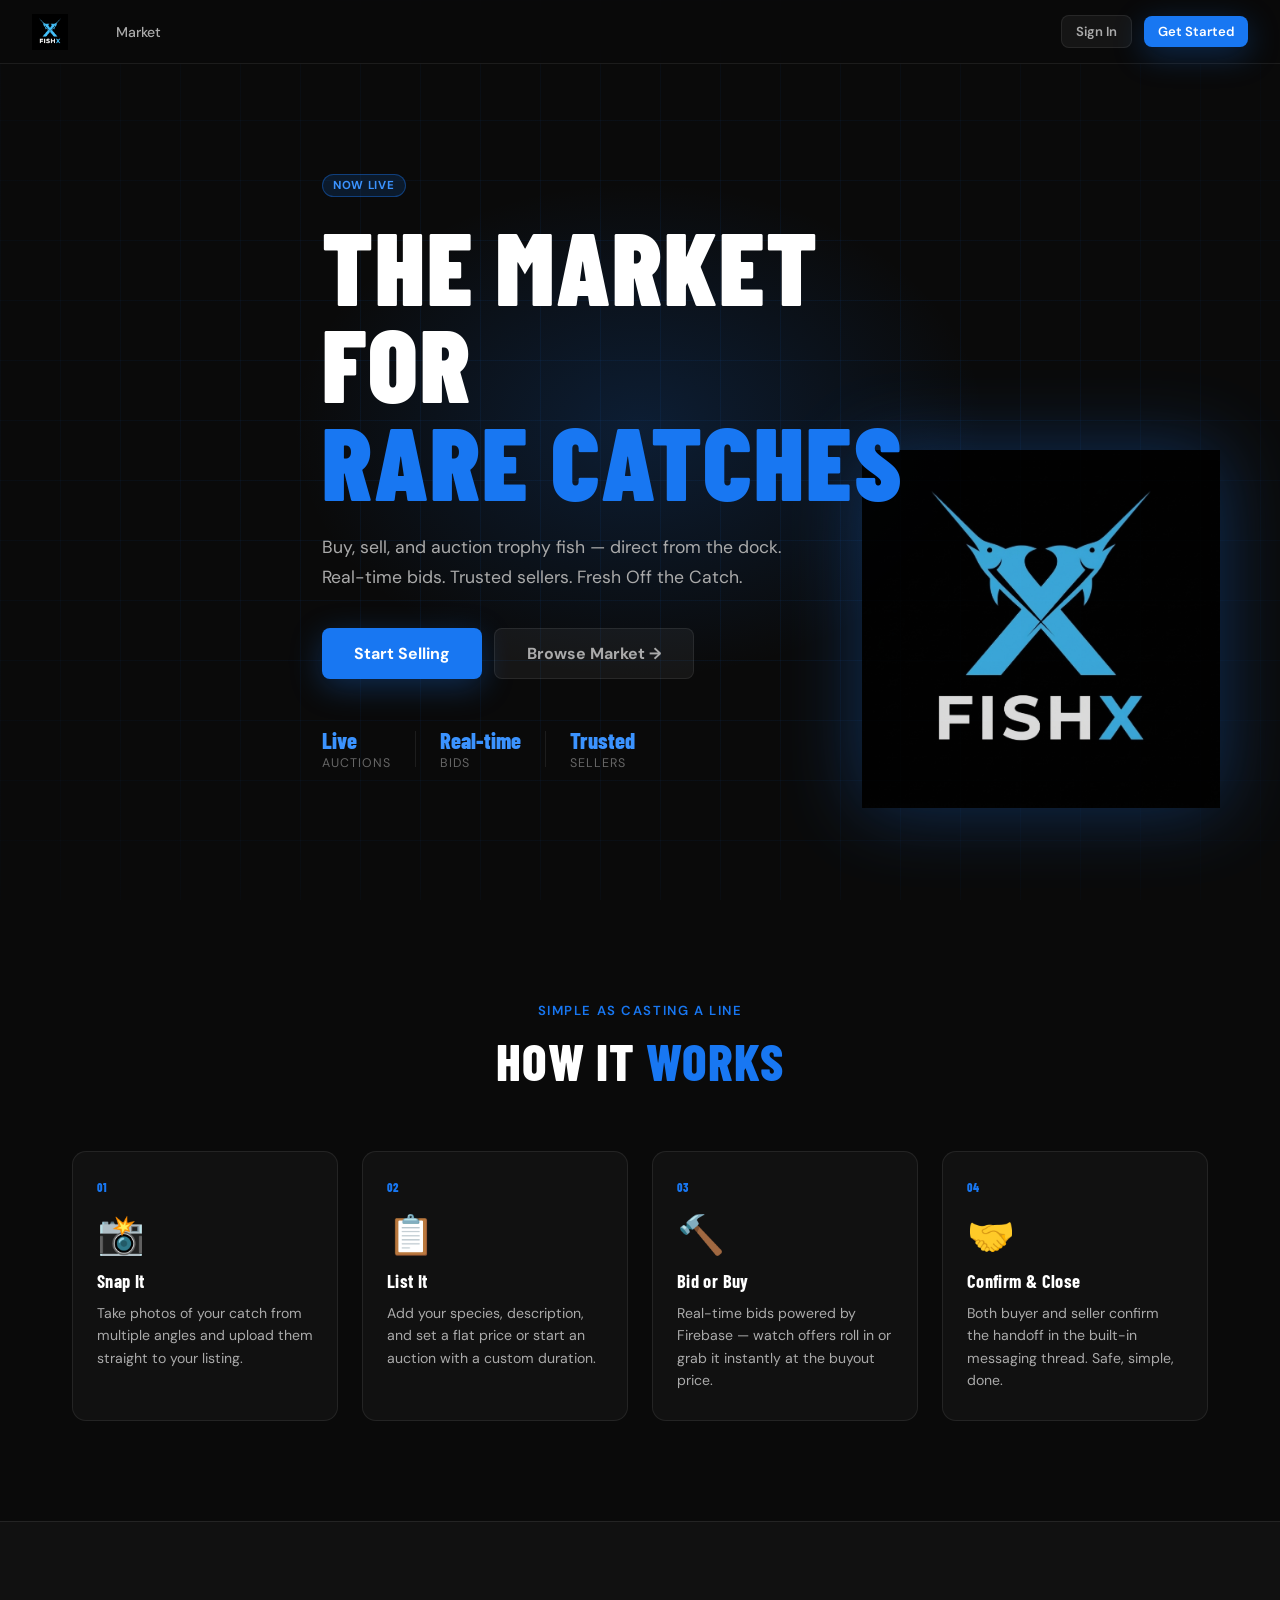
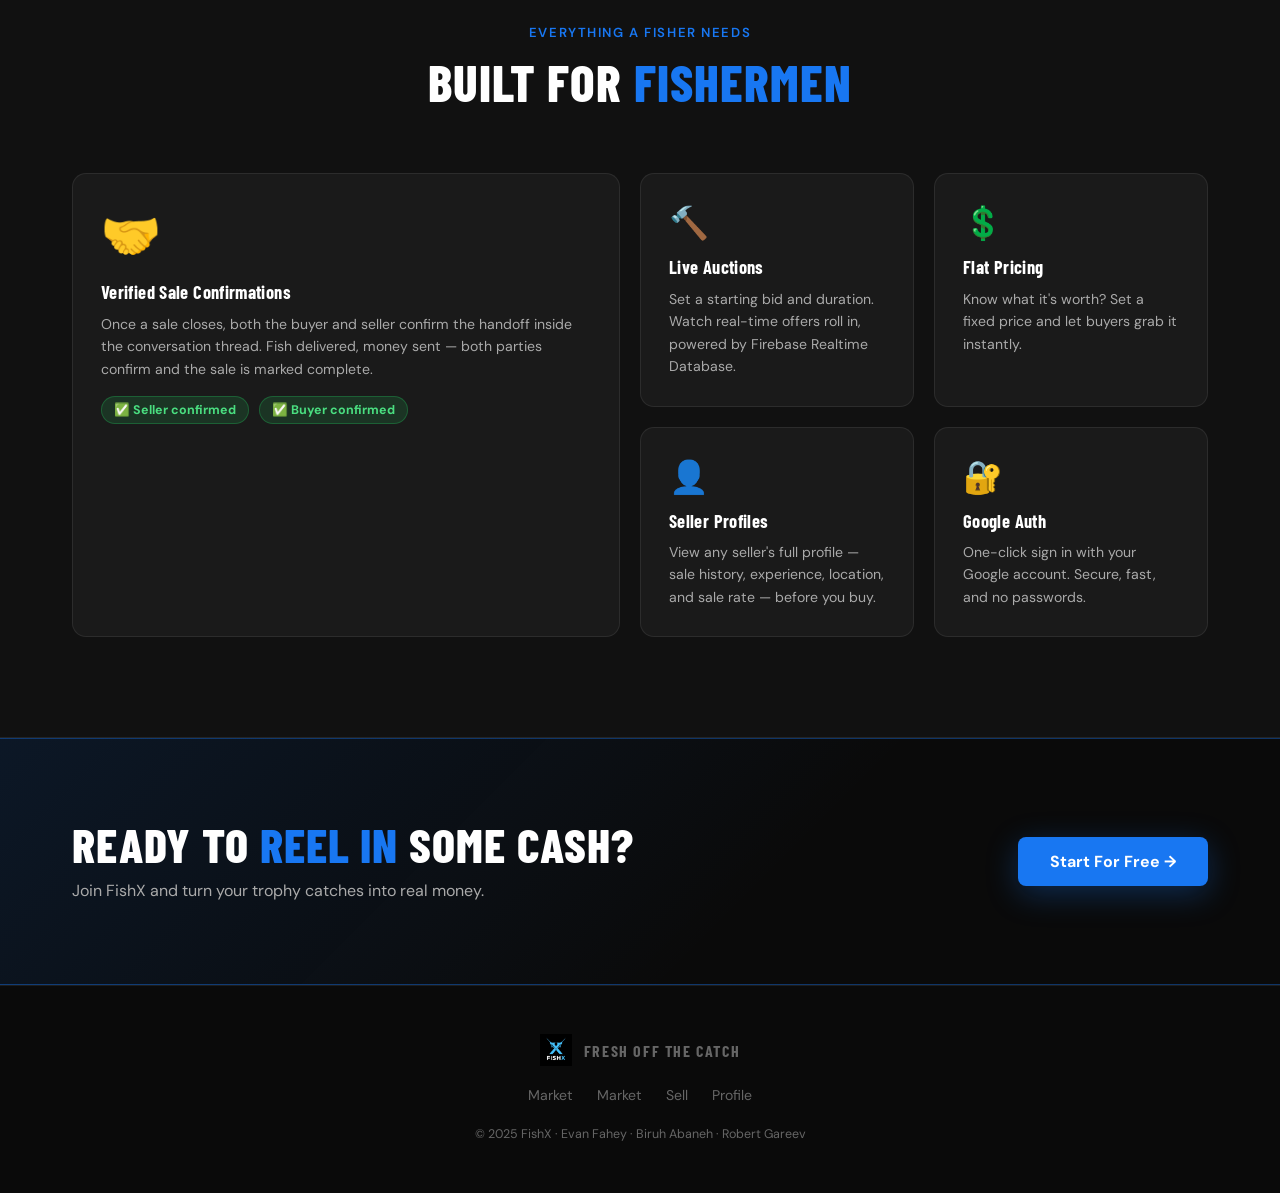
<file: index.html>
<!DOCTYPE html>
<html lang="en">
<head>
  <meta charset="UTF-8"/>
  <meta name="viewport" content="width=device-width,initial-scale=1.0"/>
  <title>FishX — Fresh Off the Catch</title>
  <link rel="stylesheet" href="css/global.css"/>
  <link rel="stylesheet" href="css/landing.css"/>
</head>
<body>

<!-- ═══ NAV ═══════════════════════════════════════════════════ -->
<nav class="topnav">
  <a class="nav-logo" href="index.html">
    <img src="assets/logo.png" alt="FishX logo"/>
  </a>
  <div class="nav-links">
    <a class="nav-link" href="market.html">Market</a>
  </div>
  <div class="nav-right">
    <a class="btn btn-ghost btn-sm" href="login.html">Sign In</a>
    <a class="btn btn-primary btn-sm" href="login.html">Get Started</a>
  </div>
</nav>

<!-- ═══ HERO ══════════════════════════════════════════════════ -->
<section class="hero">
  <div class="hero-bg">
    <div class="hero-grid"></div>
    <div class="hero-glow"></div>
  </div>
  <div class="container hero-content">
    <div class="hero-eyebrow">
      <span class="badge badge-blue">Now Live</span>
    </div>
    <h1 class="hero-title">
      THE MARKET FOR<br/>
      <span class="hero-title-blue">RARE CATCHES</span>
    </h1>
    <p class="hero-sub">
      Buy, sell, and auction trophy fish — direct from the dock.<br/>
      Real-time bids. Trusted sellers. Fresh Off the Catch.
    </p>
    <div class="hero-cta">
      <a class="btn btn-primary btn-lg" href="login.html">Start Selling</a>
      <a class="btn btn-ghost btn-lg" href="market.html">Browse Market →</a>
    </div>
    <div class="hero-stats">
      <div class="hero-stat">
        <span class="hero-stat-num">Live</span>
        <span class="hero-stat-label">Auctions</span>
      </div>
      <div class="hero-stat-div"></div>
      <div class="hero-stat">
        <span class="hero-stat-num">Real-time</span>
        <span class="hero-stat-label">Bids</span>
      </div>
      <div class="hero-stat-div"></div>
      <div class="hero-stat">
        <span class="hero-stat-num">Trusted</span>
        <span class="hero-stat-label">Sellers</span>
      </div>
    </div>
  </div>
  <!-- Hero logo display -->
  <div class="hero-logo-display">
    <img src="assets/logo.png" alt="FishX" class="hero-logo-img"/>
  </div>
</section>

<!-- ═══ HOW IT WORKS ══════════════════════════════════════════ -->
<section class="section" id="how">
  <div class="container">
    <div class="section-header">
      <p class="section-eyebrow">Simple as casting a line</p>
      <h2>HOW IT <span class="text-blue">WORKS</span></h2>
    </div>
    <div class="steps-grid">
      <div class="step-card">
        <div class="step-num">01</div>
        <div class="step-icon">📸</div>
        <h3>Snap It</h3>
        <p>Take photos of your catch from multiple angles and upload them straight to your listing.</p>
      </div>
      <div class="step-card">
        <div class="step-num">02</div>
        <div class="step-icon">📋</div>
        <h3>List It</h3>
        <p>Add your species, description, and set a flat price or start an auction with a custom duration.</p>
      </div>
      <div class="step-card">
        <div class="step-num">03</div>
        <div class="step-icon">🔨</div>
        <h3>Bid or Buy</h3>
        <p>Real-time bids powered by Firebase — watch offers roll in or grab it instantly at the buyout price.</p>
      </div>
      <div class="step-card">
        <div class="step-num">04</div>
        <div class="step-icon">🤝</div>
        <h3>Confirm &amp; Close</h3>
        <p>Both buyer and seller confirm the handoff in the built-in messaging thread. Safe, simple, done.</p>
      </div>
    </div>
  </div>
</section>

<!-- ═══ FEATURES ══════════════════════════════════════════════ -->
<section class="section section-dark" id="features">
  <div class="container">
    <div class="section-header">
      <p class="section-eyebrow">Everything a fisher needs</p>
      <h2>BUILT FOR <span class="text-blue">FISHERMEN</span></h2>
    </div>
    <div class="features-grid">
      <div class="feature-card feature-large">
        <div class="feature-icon-lg">🤝</div>
        <h3>Verified Sale Confirmations</h3>
        <p>Once a sale closes, both the buyer and seller confirm the handoff inside the conversation thread. Fish delivered, money sent — both parties confirm and the sale is marked complete.</p>
        <div style="display:flex;gap:10px;margin-top:16px;flex-wrap:wrap;">
          <span style="background:rgba(34,197,94,0.15);border:1px solid rgba(34,197,94,0.3);color:#4ade80;padding:5px 12px;border-radius:20px;font-size:0.78rem;font-weight:700;">✅ Seller confirmed</span>
          <span style="background:rgba(34,197,94,0.15);border:1px solid rgba(34,197,94,0.3);color:#4ade80;padding:5px 12px;border-radius:20px;font-size:0.78rem;font-weight:700;">✅ Buyer confirmed</span>
        </div>
      </div>
      <div class="feature-card">
        <div class="feature-icon">🔨</div>
        <h3>Live Auctions</h3>
        <p>Set a starting bid and duration. Watch real-time offers roll in, powered by Firebase Realtime Database.</p>
      </div>
      <div class="feature-card">
        <div class="feature-icon">💲</div>
        <h3>Flat Pricing</h3>
        <p>Know what it's worth? Set a fixed price and let buyers grab it instantly.</p>
      </div>
      <div class="feature-card">
        <div class="feature-icon">👤</div>
        <h3>Seller Profiles</h3>
        <p>View any seller's full profile — sale history, experience, location, and sale rate — before you buy.</p>
      </div>
      <div class="feature-card">
        <div class="feature-icon">🔐</div>
        <h3>Google Auth</h3>
        <p>One-click sign in with your Google account. Secure, fast, and no passwords.</p>
      </div>
    </div>
  </div>
</section>

<!-- ═══ CTA BANNER ════════════════════════════════════════════ -->
<section class="cta-banner">
  <div class="container cta-content">
    <div>
      <h2>READY TO <span class="text-blue">REEL IN</span> SOME CASH?</h2>
      <p class="text-muted">Join FishX and turn your trophy catches into real money.</p>
    </div>
    <a class="btn btn-primary btn-lg" href="login.html">Start For Free →</a>
  </div>
</section>

<!-- ═══ FOOTER ════════════════════════════════════════════════ -->
<footer class="footer">
  <div class="container footer-inner">
    <div class="footer-brand">
      <img src="assets/logo.png" alt="FishX" style="height:32px;"/>
      <span class="footer-tagline">Fresh Off the Catch</span>
    </div>
    <div class="footer-links">
      <a href="market.html">Market</a>
      <a href="market.html">Market</a>
      <a href="sell.html">Sell</a>
      <a href="profile.html">Profile</a>
    </div>
    <p class="footer-copy">© 2025 FishX · Evan Fahey · Biruh Abaneh · Robert Gareev</p>
  </div>
</footer>

<div id="toastContainer"></div>
</body>
</html>
</file>
<file: css/global.css>
/* ═══════════════════════════════════════════════════════════════
   global.css — FishX Shared Styles
   Theme: Bold blue (#1877F2 logo blue) + pure black/white
   Font: Barlow Condensed (display) + DM Sans (body)
   ═══════════════════════════════════════════════════════════════ */

@import url('https://fonts.googleapis.com/css2?family=Barlow+Condensed:wght@400;600;700;800;900&family=DM+Sans:ital,opsz,wght@0,9..40,300;0,9..40,400;0,9..40,500;0,9..40,600;1,9..40,400&display=swap');

/* ── Tokens ─────────────────────────────────────────────────── */
:root {
  --blue:       #1877F2;
  --blue-light: #3B93FF;
  --blue-dark:  #0F55C4;
  --blue-dim:   rgba(24, 119, 242, 0.15);
  --blue-glow:  rgba(24, 119, 242, 0.35);

  --black:      #0A0A0A;
  --gray-900:   #111111;
  --gray-800:   #1A1A1A;
  --gray-700:   #242424;
  --gray-600:   #333333;
  --gray-400:   #666666;
  --gray-200:   #AAAAAA;
  --gray-100:   #DDDDDD;
  --white:      #FFFFFF;

  --green:      #22C55E;
  --red:        #EF4444;
  --gold:       #F59E0B;
  --orange:     #F97316;

  --bg:         var(--black);
  --surface:    var(--gray-900);
  --surface2:   var(--gray-800);
  --border:     rgba(255,255,255,0.08);
  --border-blue: rgba(24, 119, 242, 0.4);
  --text:       var(--white);
  --text-muted: var(--gray-200);
  --text-dim:   var(--gray-400);

  --font-display: 'Barlow Condensed', sans-serif;
  --font-body:    'DM Sans', sans-serif;

  --r-sm:  4px;
  --r-md:  8px;
  --r-lg:  14px;
  --r-xl:  20px;
  --r-2xl: 32px;
  --r-full: 9999px;

  --shadow-blue: 0 8px 32px rgba(24, 119, 242, 0.3);
  --shadow-dark: 0 8px 32px rgba(0,0,0,0.6);
  --shadow-card: 0 2px 12px rgba(0,0,0,0.5);

  --nav-h: 64px;
  --ease: cubic-bezier(0.4, 0, 0.2, 1);
  --bounce: cubic-bezier(0.34, 1.56, 0.64, 1);
}

/* ── Reset ──────────────────────────────────────────────────── */
*, *::before, *::after { box-sizing: border-box; margin: 0; padding: 0; }
html { font-size: 16px; scroll-behavior: smooth; }
body {
  font-family: var(--font-body);
  background: var(--bg);
  color: var(--text);
  min-height: 100vh;
  -webkit-font-smoothing: antialiased;
  overflow-x: hidden;
}
img { display: block; max-width: 100%; }
a { color: inherit; text-decoration: none; }
button, input, textarea, select { font-family: var(--font-body); outline: none; border: none; background: none; }
button { cursor: pointer; }
ul { list-style: none; }
::-webkit-scrollbar { width: 5px; }
::-webkit-scrollbar-track { background: var(--gray-900); }
::-webkit-scrollbar-thumb { background: var(--gray-600); border-radius: 99px; }

/* ── Typography ─────────────────────────────────────────────── */
h1,h2,h3,h4 { font-family: var(--font-display); letter-spacing: 0.02em; line-height: 1.05; }
h1 { font-size: clamp(2.8rem, 7vw, 6rem); font-weight: 900; }
h2 { font-size: clamp(1.8rem, 4vw, 3rem); font-weight: 800; }
h3 { font-size: 1.4rem; font-weight: 700; }
h4 { font-size: 1.1rem; font-weight: 700; }
p  { line-height: 1.65; }

.text-blue  { color: var(--blue); }
.text-muted { color: var(--text-muted); }
.text-dim   { color: var(--text-dim); }
.text-green { color: var(--green); }
.text-gold  { color: var(--gold); }
.text-red   { color: var(--red); }
.mono { font-family: 'Courier New', monospace; }

/* ── Navigation ─────────────────────────────────────────────── */
.topnav {
  position: fixed;
  top: 0; left: 0; right: 0;
  height: var(--nav-h);
  z-index: 100;
  background: rgba(10,10,10,0.92);
  backdrop-filter: blur(20px);
  border-bottom: 1px solid var(--border);
  display: flex;
  align-items: center;
  padding: 0 32px;
  gap: 32px;
}

.nav-logo {
  display: flex;
  align-items: center;
  gap: 10px;
  text-decoration: none;
  flex-shrink: 0;
}
.nav-logo img { height: 36px; width: auto; }
.nav-logo-text {
  font-family: var(--font-display);
  font-size: 1.6rem;
  font-weight: 900;
  letter-spacing: 0.05em;
  color: var(--white);
}
.nav-logo-text span { color: var(--blue); }

.nav-links {
  display: flex;
  align-items: center;
  gap: 4px;
  flex: 1;
}

.nav-link {
  padding: 7px 16px;
  border-radius: var(--r-full);
  font-size: 0.88rem;
  font-weight: 500;
  color: var(--text-muted);
  transition: all 0.18s var(--ease);
  white-space: nowrap;
}
.nav-link:hover { color: var(--white); background: rgba(255,255,255,0.06); }
.nav-link.active {
  color: var(--blue-light);
  background: var(--blue-dim);
  border: 1px solid var(--border-blue);
}

.nav-right {
  display: flex;
  align-items: center;
  gap: 12px;
  margin-left: auto;
  flex-shrink: 0;
}

.nav-avatar {
  width: 34px; height: 34px;
  border-radius: 50%;
  object-fit: cover;
  border: 2px solid var(--border-blue);
  cursor: pointer;
}

.nav-username {
  font-size: 0.875rem;
  font-weight: 500;
  color: var(--text-muted);
}

/* ── Page wrapper ───────────────────────────────────────────── */
.page-wrap {
  padding-top: calc(var(--nav-h) + 32px);
  padding-bottom: 80px;
  min-height: 100vh;
}
.container {
  max-width: 1200px;
  margin: 0 auto;
  padding: 0 32px;
}
.container-sm {
  max-width: 760px;
  margin: 0 auto;
  padding: 0 32px;
}

/* ── Buttons ────────────────────────────────────────────────── */
.btn {
  display: inline-flex;
  align-items: center;
  justify-content: center;
  gap: 8px;
  padding: 11px 24px;
  border-radius: var(--r-md);
  font-size: 0.92rem;
  font-weight: 600;
  transition: all 0.18s var(--ease);
  white-space: nowrap;
}
.btn:active { transform: scale(0.97); }

.btn-primary {
  background: var(--blue);
  color: var(--white);
  box-shadow: var(--shadow-blue);
}
.btn-primary:hover { background: var(--blue-light); box-shadow: 0 8px 40px rgba(24,119,242,0.5); transform: translateY(-1px); }

.btn-outline {
  border: 1.5px solid var(--border-blue);
  color: var(--blue-light);
  background: var(--blue-dim);
}
.btn-outline:hover { background: rgba(24,119,242,0.2); border-color: var(--blue); }

.btn-ghost {
  color: var(--text-muted);
  background: rgba(255,255,255,0.05);
  border: 1px solid var(--border);
}
.btn-ghost:hover { color: var(--white); background: rgba(255,255,255,0.1); }

.btn-danger {
  background: var(--red);
  color: var(--white);
}
.btn-danger:hover { opacity: 0.85; }

.btn-lg { padding: 14px 32px; font-size: 1rem; font-weight: 700; }
.btn-sm { padding: 7px 14px; font-size: 0.82rem; }
.btn-block { width: 100%; }

.btn-google {
  background: var(--white);
  color: #333;
  border: 1px solid #ddd;
  padding: 13px 28px;
  font-size: 0.95rem;
  font-weight: 600;
  border-radius: var(--r-md);
  display: flex;
  align-items: center;
  justify-content: center;
  gap: 12px;
  width: 100%;
  transition: all 0.18s;
}
.btn-google:hover { box-shadow: 0 6px 24px rgba(0,0,0,0.4); transform: translateY(-1px); }

/* ── Cards ──────────────────────────────────────────────────── */
.card {
  background: var(--surface);
  border: 1px solid var(--border);
  border-radius: var(--r-lg);
  overflow: hidden;
  transition: transform 0.22s var(--ease), border-color 0.22s, box-shadow 0.22s;
}
.card:hover {
  border-color: var(--border-blue);
  transform: translateY(-3px);
  box-shadow: var(--shadow-blue);
}
.card-body { padding: 16px; }

/* ── Forms ──────────────────────────────────────────────────── */
.form-group { margin-bottom: 18px; }
.form-label {
  display: block;
  font-size: 0.78rem;
  font-weight: 700;
  letter-spacing: 0.08em;
  text-transform: uppercase;
  color: var(--text-dim);
  margin-bottom: 7px;
}
.form-input {
  width: 100%;
  padding: 11px 14px;
  background: var(--gray-800);
  border: 1.5px solid var(--border);
  border-radius: var(--r-md);
  color: var(--white);
  font-size: 0.95rem;
  transition: border-color 0.15s, box-shadow 0.15s;
  resize: vertical;
}
.form-input::placeholder { color: var(--gray-400); }
.form-input:focus { border-color: var(--blue); box-shadow: 0 0 0 3px rgba(24,119,242,0.18); }
select.form-input { cursor: pointer; }

/* ── Badges ─────────────────────────────────────────────────── */
.badge {
  display: inline-flex;
  align-items: center;
  padding: 3px 10px;
  border-radius: var(--r-full);
  font-size: 0.72rem;
  font-weight: 700;
  letter-spacing: 0.06em;
  text-transform: uppercase;
}
.badge-blue   { background: var(--blue-dim); color: var(--blue-light); border: 1px solid var(--border-blue); }
.badge-green  { background: rgba(34,197,94,0.12); color: var(--green); border: 1px solid rgba(34,197,94,0.3); }
.badge-gold   { background: rgba(245,158,11,0.12); color: var(--gold); border: 1px solid rgba(245,158,11,0.3); }
.badge-red    { background: rgba(239,68,68,0.12); color: var(--red); border: 1px solid rgba(239,68,68,0.3); }
.badge-gray   { background: rgba(255,255,255,0.06); color: var(--text-muted); border: 1px solid var(--border); }

/* ── Grade badges ───────────────────────────────────────────── */
.grade { font-family: var(--font-display); font-weight: 800; font-size: 1rem; padding: 3px 12px; border-radius: var(--r-sm); }
.grade-S { background: linear-gradient(135deg,#F59E0B,#EF4444); color: #fff; }
.grade-A { background: linear-gradient(135deg,#1877F2,#3B93FF); color: #fff; }
.grade-B { background: linear-gradient(135deg,#22C55E,#16A34A); color: #fff; }
.grade-C { background: rgba(255,255,255,0.1); color: var(--text-muted); border: 1px solid var(--border); }

/* ── Divider ────────────────────────────────────────────────── */
.divider {
  height: 1px;
  background: var(--border);
  margin: 24px 0;
}
.divider-text {
  display: flex;
  align-items: center;
  gap: 12px;
  color: var(--text-dim);
  font-size: 0.8rem;
  margin: 20px 0;
}
.divider-text::before, .divider-text::after {
  content: '';
  flex: 1;
  height: 1px;
  background: var(--border);
}

/* ── Toast ──────────────────────────────────────────────────── */
#toastContainer {
  position: fixed;
  bottom: 28px;
  right: 28px;
  z-index: 9999;
  display: flex;
  flex-direction: column;
  gap: 8px;
  pointer-events: none;
}
.toast {
  padding: 12px 18px;
  border-radius: var(--r-md);
  font-size: 0.88rem;
  font-weight: 500;
  backdrop-filter: blur(12px);
  border: 1px solid var(--border);
  box-shadow: var(--shadow-dark);
  animation: toastIn 0.3s var(--bounce) both;
  max-width: 300px;
}
.toast-success { background: rgba(34,197,94,0.15); border-color: rgba(34,197,94,0.3); color: var(--green); }
.toast-error   { background: rgba(239,68,68,0.15); border-color: rgba(239,68,68,0.3); color: var(--red); }
.toast-info    { background: rgba(24,119,242,0.15); border-color: var(--border-blue); color: var(--blue-light); }

/* ── Spinner ────────────────────────────────────────────────── */
.spinner {
  width: 28px; height: 28px;
  border: 3px solid rgba(24,119,242,0.2);
  border-top-color: var(--blue);
  border-radius: 50%;
  animation: spin 0.75s linear infinite;
}
.spinner-sm { width: 18px; height: 18px; border-width: 2px; }

/* ── Fish card ──────────────────────────────────────────────── */
.fish-card { background: var(--surface); border: 1px solid var(--border); border-radius: var(--r-lg); overflow: hidden; transition: transform 0.22s var(--ease), box-shadow 0.22s, border-color 0.22s; animation: riseUp 0.4s var(--bounce) both; }
.fish-card:hover { transform: translateY(-4px); box-shadow: var(--shadow-blue); border-color: var(--border-blue); }
.fish-card-img {
  width: 100%;
  aspect-ratio: 4/3;
  object-fit: cover;
  background: var(--gray-800);
  display: flex; align-items: center; justify-content: center;
  font-size: 4rem;
}
.fish-card-body { padding: 14px; }
.fish-card-title { font-family: var(--font-display); font-size: 1.05rem; font-weight: 700; margin-bottom: 6px; letter-spacing: 0.02em; }
.fish-card-meta { display: flex; align-items: center; gap: 8px; margin-bottom: 10px; }
.fish-card-avatar { width: 20px; height: 20px; border-radius: 50%; object-fit: cover; border: 1px solid var(--border); }
.fish-card-user { font-size: 0.78rem; color: var(--text-dim); }
.fish-card-footer { display: flex; align-items: center; justify-content: space-between; margin-top: 10px; }
.price-tag { font-family: var(--font-display); font-size: 1.25rem; font-weight: 800; color: var(--green); letter-spacing: 0.02em; }
.price-label { font-size: 0.68rem; text-transform: uppercase; letter-spacing: 0.08em; color: var(--text-dim); margin-bottom: 2px; }

/* ── Modal ──────────────────────────────────────────────────── */
.modal-overlay {
  position: fixed; inset: 0; z-index: 500;
  background: rgba(0,0,0,0.75);
  backdrop-filter: blur(4px);
  display: flex; align-items: center; justify-content: center;
  padding: 20px;
  animation: fadeIn 0.2s;
}
.modal-overlay.hidden { display: none; }
.modal-box {
  background: var(--gray-900);
  border: 1px solid var(--border);
  border-radius: var(--r-xl);
  padding: 32px;
  width: 100%;
  max-width: 460px;
  box-shadow: var(--shadow-dark);
  animation: riseUp 0.3s var(--bounce);
}
.modal-title { font-family: var(--font-display); font-size: 1.6rem; font-weight: 800; margin-bottom: 6px; }
.modal-sub { color: var(--text-dim); font-size: 0.88rem; margin-bottom: 20px; }

/* ── Page header ────────────────────────────────────────────── */
.page-header { margin-bottom: 36px; }
.page-header h2 { margin-bottom: 6px; }
.page-header p  { color: var(--text-muted); font-size: 0.95rem; }

/* ── Grid helpers ───────────────────────────────────────────── */
.grid-3 { display: grid; grid-template-columns: repeat(auto-fill, minmax(300px, 1fr)); gap: 20px; }
.grid-4 { display: grid; grid-template-columns: repeat(auto-fill, minmax(250px, 1fr)); gap: 18px; }
.flex   { display: flex; }
.flex-center { display: flex; align-items: center; justify-content: center; }
.gap-2  { gap: 8px; }
.gap-3  { gap: 12px; }
.gap-4  { gap: 16px; }
.hidden { display: none !important; }
.mt-2   { margin-top: 8px; }
.mt-4   { margin-top: 16px; }
.mb-4   { margin-bottom: 16px; }

/* ── Empty state ────────────────────────────────────────────── */
.empty-state {
  grid-column: 1/-1;
  text-align: center;
  padding: 80px 20px;
  color: var(--text-dim);
}
.empty-state-icon { font-size: 4rem; margin-bottom: 16px; display: block; }
.empty-state p { font-size: 0.95rem; }

/* ── Keyframes ──────────────────────────────────────────────── */
@keyframes riseUp   { from { opacity:0; transform: translateY(20px) scale(0.98); } to { opacity:1; transform: none; } }
@keyframes fadeIn   { from { opacity:0; } to { opacity:1; } }
@keyframes spin     { to { transform: rotate(360deg); } }
@keyframes toastIn  { from { opacity:0; transform: translateX(40px); } to { opacity:1; transform: none; } }
@keyframes toastOut { from { opacity:1; } to { opacity:0; transform: translateX(40px); } }
@keyframes pulse    { 0%,100% { opacity:1; } 50% { opacity:0.5; } }

/* ── Responsive ─────────────────────────────────────────────── */
@media (max-width: 768px) {
  .container, .container-sm { padding: 0 16px; }
  .topnav { padding: 0 16px; gap: 16px; }
  .nav-links { display: none; }
  .grid-3, .grid-4 { grid-template-columns: 1fr 1fr; gap: 12px; }
}
@media (max-width: 480px) {
  .grid-3, .grid-4 { grid-template-columns: 1fr; }
}



/* Hero logo display gets blue tint */
.hero-logo-img {
  filter: drop-shadow(0 0 40px rgba(24,119,242,0.8)) brightness(1.1);
}

/* ── Fish card image — real photo support ─────────────────── */
.fish-card-img {
  width: 100%;
  aspect-ratio: 4/3;
  background: var(--gray-800);
  overflow: hidden;
  position: relative;
}
.fish-card-img img {
  width: 100%; height: 100%;
  object-fit: cover;
  display: block;
}

/* ── Location pill on cards ───────────────────────────────── */
.fish-card-location {
  font-size: 0.68rem;
  color: var(--blue-light);
  background: var(--blue-dim);
  padding: 2px 7px;
  border-radius: var(--r-full);
  border: 1px solid var(--border-blue);
  white-space: nowrap;
  overflow: hidden;
  text-overflow: ellipsis;
  max-width: 90px;
}
</file>
<file: css/landing.css>
/* ═══════════════════════════════════════════════════════════════
   landing.css — index.html styles
   ═══════════════════════════════════════════════════════════════ */

/* ── Hero ───────────────────────────────────────────────────── */
.hero {
  min-height: 100vh;
  display: flex;
  align-items: center;
  position: relative;
  overflow: hidden;
  padding: var(--nav-h) 0 0;
}

.hero-bg {
  position: absolute;
  inset: 0;
  z-index: 0;
}

.hero-grid {
  position: absolute;
  inset: 0;
  background-image:
    linear-gradient(rgba(24,119,242,0.07) 1px, transparent 1px),
    linear-gradient(90deg, rgba(24,119,242,0.07) 1px, transparent 1px);
  background-size: 60px 60px;
  mask-image: radial-gradient(ellipse 80% 80% at 50% 50%, black 30%, transparent 100%);
}

.hero-glow {
  position: absolute;
  top: 20%;
  left: 50%;
  transform: translateX(-50%);
  width: 700px;
  height: 500px;
  background: radial-gradient(ellipse, rgba(24,119,242,0.18) 0%, transparent 70%);
  pointer-events: none;
}

.hero-content {
  position: relative;
  z-index: 2;
  padding-top: 60px;
  padding-bottom: 80px;
  max-width: 700px;
}

.hero-eyebrow { margin-bottom: 20px; animation: riseUp 0.5s 0.1s var(--bounce) both; }

.hero-title {
  font-size: clamp(3.2rem, 8vw, 7rem);
  font-weight: 900;
  line-height: 0.95;
  margin-bottom: 24px;
  animation: riseUp 0.5s 0.2s var(--bounce) both;
}

.hero-title-blue {
  color: var(--blue);
  -webkit-text-stroke: 0px;
  display: block;
}

.hero-sub {
  font-size: 1.1rem;
  color: var(--text-muted);
  max-width: 520px;
  margin-bottom: 36px;
  line-height: 1.7;
  animation: riseUp 0.5s 0.3s var(--bounce) both;
}

.hero-cta {
  display: flex;
  gap: 12px;
  flex-wrap: wrap;
  margin-bottom: 48px;
  animation: riseUp 0.5s 0.4s var(--bounce) both;
}

.hero-stats {
  display: flex;
  align-items: center;
  gap: 24px;
  animation: riseUp 0.5s 0.5s var(--bounce) both;
}

.hero-stat { display: flex; flex-direction: column; gap: 2px; }
.hero-stat-num {
  font-family: var(--font-display);
  font-size: 1.4rem;
  font-weight: 800;
  color: var(--blue-light);
}
.hero-stat-label {
  font-size: 0.78rem;
  text-transform: uppercase;
  letter-spacing: 0.08em;
  color: var(--text-dim);
}
.hero-stat-div {
  width: 1px;
  height: 36px;
  background: var(--border);
}

/* Hero logo right side */
.hero-logo-display {
  position: absolute;
  right: 60px;
  top: 50%;
  transform: translateY(-50%);
  z-index: 1;
  animation: riseUp 0.6s 0.3s var(--bounce) both;
}
.hero-logo-img {
  width: clamp(240px, 28vw, 420px);
  opacity: 0.85;
  filter: drop-shadow(0 0 40px rgba(24,119,242,0.4));
}

@media (max-width: 900px) {
  .hero-logo-display { display: none; }
  .hero-content { max-width: 100%; }
}

/* ── Sections ───────────────────────────────────────────────── */
.section {
  padding: 100px 0;
}

.section-dark {
  background: var(--gray-900);
  border-top: 1px solid var(--border);
  border-bottom: 1px solid var(--border);
}

.section-header {
  text-align: center;
  margin-bottom: 64px;
}

.section-eyebrow {
  font-size: 0.82rem;
  font-weight: 600;
  letter-spacing: 0.12em;
  text-transform: uppercase;
  color: var(--blue);
  margin-bottom: 12px;
}

.section-header h2 {
  font-size: clamp(2rem, 4vw, 3.5rem);
}

/* ── Steps ──────────────────────────────────────────────────── */
.steps-grid {
  display: grid;
  grid-template-columns: repeat(4, 1fr);
  gap: 24px;
}

@media (max-width: 900px) { .steps-grid { grid-template-columns: 1fr 1fr; } }
@media (max-width: 540px) { .steps-grid { grid-template-columns: 1fr; } }

.step-card {
  background: var(--surface);
  border: 1px solid var(--border);
  border-radius: var(--r-lg);
  padding: 28px 24px;
  position: relative;
  transition: border-color 0.2s, transform 0.2s;
}
.step-card:hover { border-color: var(--border-blue); transform: translateY(-4px); }

.step-num {
  font-family: var(--font-display);
  font-size: 0.75rem;
  font-weight: 800;
  letter-spacing: 0.12em;
  color: var(--blue);
  margin-bottom: 16px;
}
.step-icon { font-size: 2.4rem; margin-bottom: 12px; }
.step-card h3 { font-size: 1.15rem; margin-bottom: 10px; }
.step-card p  { font-size: 0.88rem; color: var(--text-muted); line-height: 1.6; }

/* ── Features ───────────────────────────────────────────────── */
.features-grid {
  display: grid;
  grid-template-columns: 2fr 1fr 1fr;
  grid-template-rows: auto auto;
  gap: 20px;
}

@media (max-width: 900px) { .features-grid { grid-template-columns: 1fr 1fr; } }
@media (max-width: 540px) { .features-grid { grid-template-columns: 1fr; } }

.feature-card {
  background: var(--surface2);
  border: 1px solid var(--border);
  border-radius: var(--r-lg);
  padding: 28px;
  transition: border-color 0.2s, transform 0.2s;
}
.feature-card:hover { border-color: var(--border-blue); transform: translateY(-3px); }

.feature-large {
  grid-row: 1 / 3;
}

@media (max-width: 900px) {
  .feature-large { grid-row: auto; grid-column: 1 / -1; }
}

.feature-icon    { font-size: 2rem; margin-bottom: 14px; }
.feature-icon-lg { font-size: 3rem; margin-bottom: 18px; }
.feature-card h3 { font-size: 1.15rem; margin-bottom: 10px; }
.feature-card p  { font-size: 0.88rem; color: var(--text-muted); line-height: 1.6; }
.feature-grades  { display: flex; gap: 8px; margin-top: 20px; }

/* ── CTA Banner ─────────────────────────────────────────────── */
.cta-banner {
  padding: 80px 0;
  background: linear-gradient(135deg, rgba(24,119,242,0.12) 0%, rgba(10,10,10,0) 60%);
  border-top: 1px solid var(--border-blue);
  border-bottom: 1px solid var(--border-blue);
}
.cta-content {
  display: flex;
  align-items: center;
  justify-content: space-between;
  gap: 32px;
  flex-wrap: wrap;
}
.cta-content h2 { font-size: clamp(1.8rem, 4vw, 3rem); margin-bottom: 8px; }

/* ── Footer ─────────────────────────────────────────────────── */
.footer {
  padding: 48px 0;
  border-top: 1px solid var(--border);
}
.footer-inner {
  display: flex;
  flex-direction: column;
  align-items: center;
  gap: 20px;
  text-align: center;
}
.footer-brand { display: flex; align-items: center; gap: 12px; }
.footer-tagline {
  font-family: var(--font-display);
  font-size: 1rem;
  font-weight: 700;
  letter-spacing: 0.1em;
  color: var(--text-dim);
  text-transform: uppercase;
}
.footer-links { display: flex; gap: 24px; }
.footer-links a { font-size: 0.88rem; color: var(--text-dim); transition: color 0.15s; }
.footer-links a:hover { color: var(--blue-light); }
.footer-copy { font-size: 0.78rem; color: var(--text-dim); }
</file>
